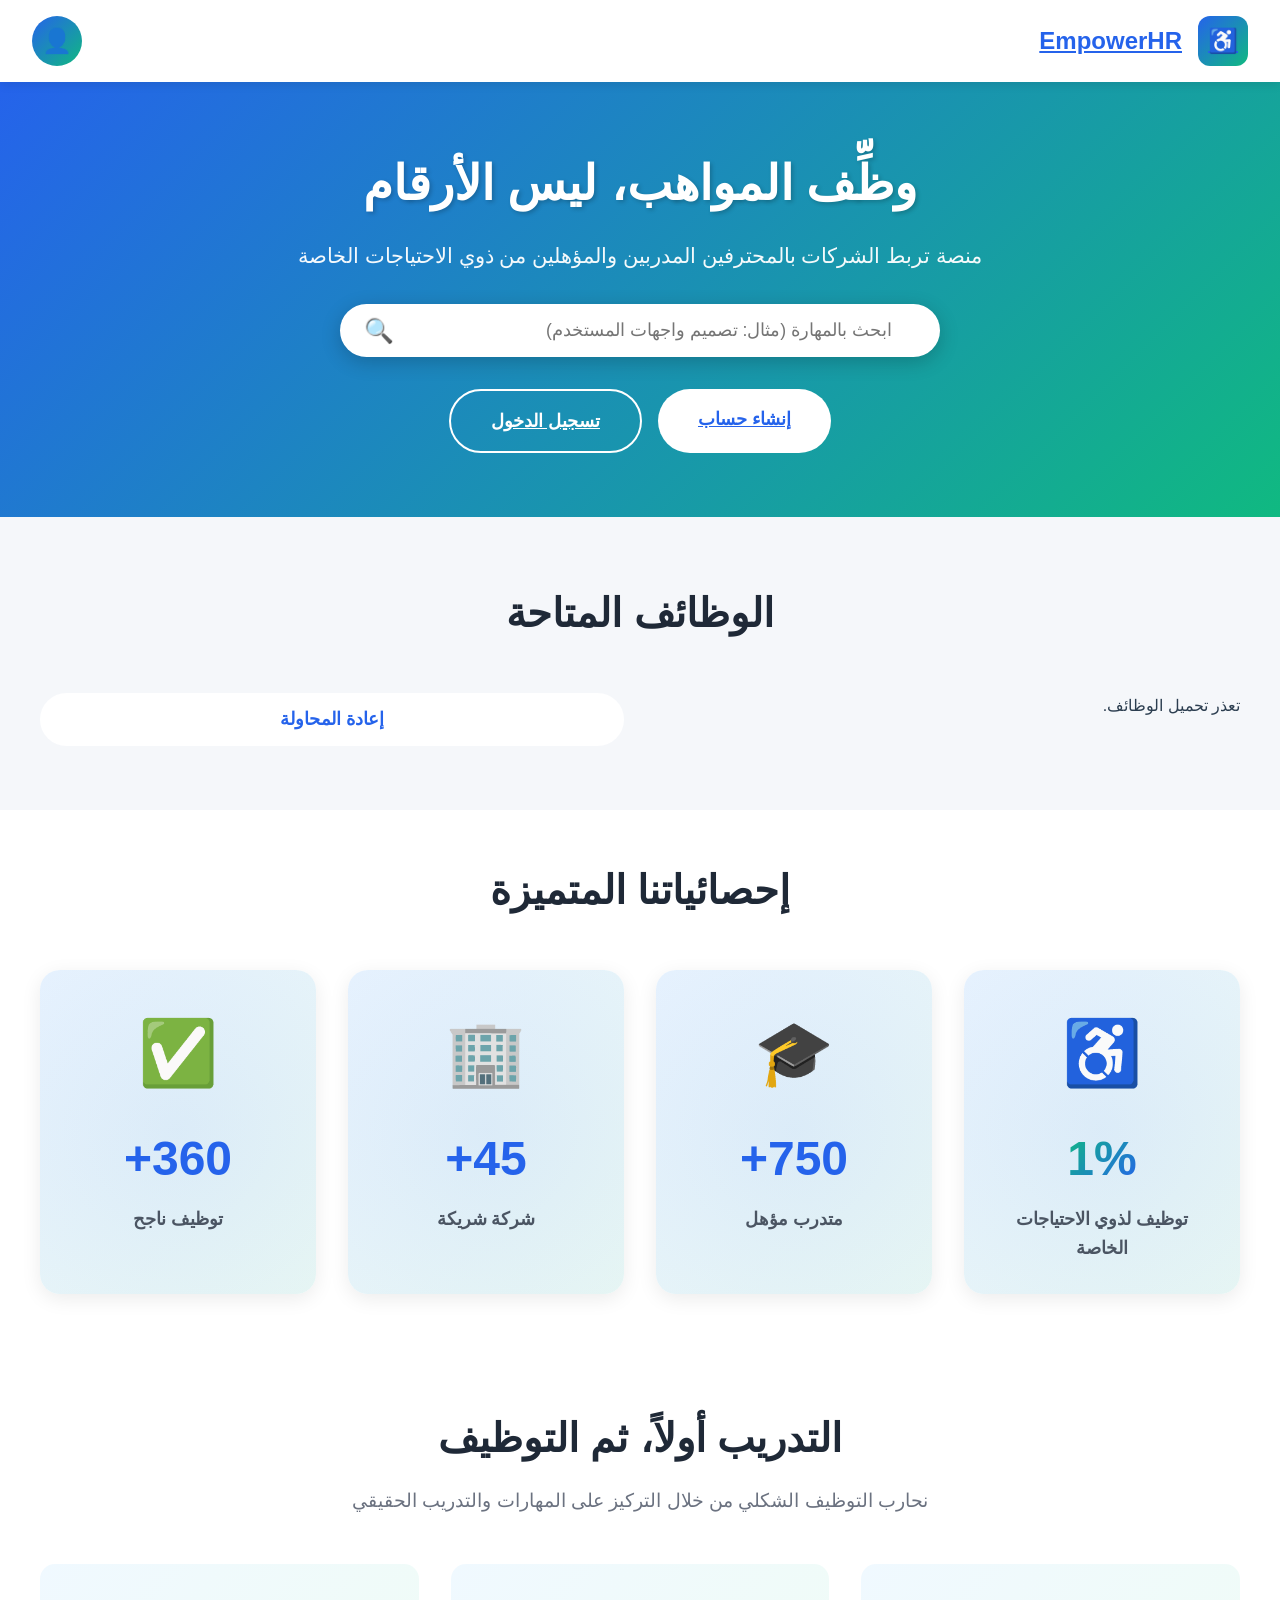
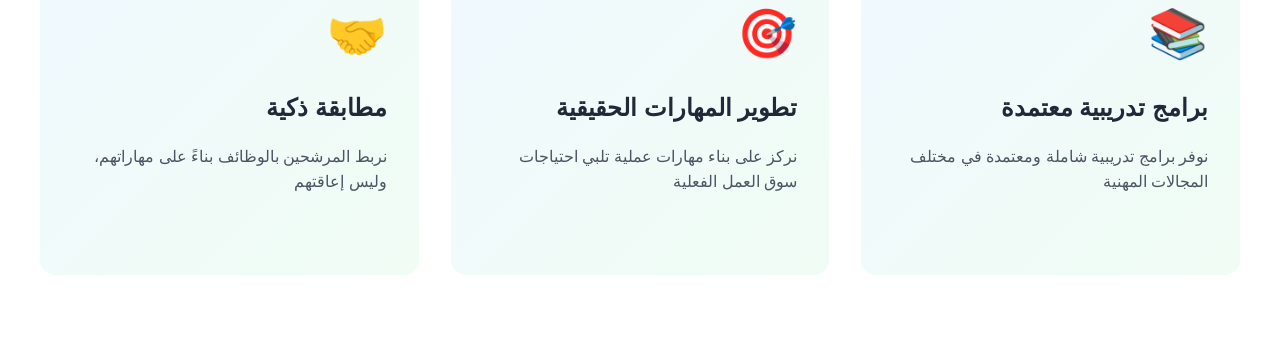
<file: frontend/index.html>
<!DOCTYPE html>
<html lang="ar" dir="rtl">
<head>
    <meta charset="UTF-8">
    <meta name="viewport" content="width=device-width, initial-scale=1.0">
    <title>EmpowerHR - منصة التوظيف الشامل</title>
    <link rel="stylesheet" href="assets/css/style.css">
</head>
<body>
    <!-- Header -->
    <header>
        <div class="header-container">
            <a href="index.html" class="logo">
                <div class="logo-icon">♿</div>
                <span>EmpowerHR</span>
            </a>
        <div class="profile-cluster" id="profileCluster" aria-label="قائمة الحساب">
            <div class="profile-icon" id="profileIcon">
                <img id="profileIconImg" alt="" hidden>
                <span id="profileIconFallback">👤</span>
            </div>
            <span id="userName" hidden></span>
            <span class="dropdown-arrow" id="dropdownArrow" hidden>▼</span>
            <div class="user-menu" id="userMenu">
                <span id="userEmail" class="user-menu-email"></span>
                <a href="profile.html">Profile</a>
                <a href="applications.html"> My Applications</a>
                <button type="button" id="logoutButton">Logout</button>
            </div>
        </div>
    </header>

    <!-- Dropdown Modal for Featured Job -->
    <div class="dropdown-modal" id="dropdownModal" tabindex="-1" role="dialog" aria-modal="true" aria-labelledby="jobDetailsTitle">
        <div class="job-card">
            <div class="company-header">
                <div class="company-logo">TechCo</div>
                <div class="company-info">
                    <h3>شركة التقنية المتقدمة</h3>
                    <p>قطاع التكنولوجيا</p>
                </div>
            </div>
            
            <div class="job-title" id="jobDetailsTitle">مشغل أنظمة (وظيفة ميسرة)</div>
            
            <div class="job-details">
                <h4>تفاصيل الوظيفة</h4>
                
                <div class="detail-item">
                    <div class="detail-icon">💰</div>
                    <div class="detail-content">
                        <div class="detail-label">نطاق الراتب</div>
                        <div class="detail-value">8,000 - 12,000 جنيه شهرياً</div>
                    </div>
                </div>
                
                <div class="detail-item">
                    <div class="detail-icon">📍</div>
                    <div class="detail-content">
                        <div class="detail-label">الموقع</div>
                        <div class="detail-value">القاهرة، مدينة نصر، شارع عباس العقاد</div>
                    </div>
                </div>
                
                <div class="detail-item">
                    <div class="detail-icon">📞</div>
                    <div class="detail-content">
                        <div class="detail-label">رقم التواصل</div>
                        <div class="detail-value">02-12345678</div>
                    </div>
                </div>
            </div>
            
            <button class="apply-btn">تقديم الآن</button>

            <div id="modalApplyFeedback" class="hidden" role="alert"></div>
        </div>
    </div>

    <!-- Hero Section -->
    <section class="hero">
        <div class="hero-content">
            <h1>وظِّف المواهب، ليس الأرقام</h1>
            <p>منصة تربط الشركات بالمحترفين المدربين والمؤهلين من ذوي الاحتياجات الخاصة</p>
            
            <div class="search-bar">
                <input type="text" placeholder="ابحث بالمهارة (مثال: تصميم واجهات المستخدم)" aria-label="ابحث بالمهارة">
                <span class="search-icon" aria-hidden="true">🔍</span>
            </div>
            
            <div class="cta-buttons" id="guestActions">
                <a href="register.html" class="btn btn-primary">إنشاء حساب</a>
                <a href="login.html" class="btn btn-secondary">تسجيل الدخول</a>
            </div>
        </div>
    </section>

    <!-- Jobs Section -->
    <section class="jobs-section">
        <div class="jobs-container">
            <h2>الوظائف المتاحة</h2>
            <div id="jobsContainer"></div>
        </div>
    </section>

    <!-- Animated Stats Section -->
    <section class="stats-section">
        <h2>إحصائياتنا المتميزة</h2>
        <div class="stats-container">
            <div class="stat-card">
                <div class="stat-icon">♿</div>
                <div class="stat-number"><span class="highlight-5">5%</span></div>
                <div class="stat-label">توظيف لذوي الاحتياجات الخاصة</div>
            </div>
            
            <div class="stat-card">
                <div class="stat-icon">🎓</div>
                <div class="stat-number">2,500+</div>
                <div class="stat-label">متدرب مؤهل</div>
            </div>
            
            <div class="stat-card">
                <div class="stat-icon">🏢</div>
                <div class="stat-number">150+</div>
                <div class="stat-label">شركة شريكة</div>
            </div>
            
            <div class="stat-card">
                <div class="stat-icon">✅</div>
                <div class="stat-number">1,200+</div>
                <div class="stat-label">توظيف ناجح</div>
            </div>
        </div>
    </section>

    <!-- Training First Section -->
    <section class="training-section">
        <div class="training-container">
            <h2>التدريب أولاً، ثم التوظيف</h2>
            <p>نحارب التوظيف الشكلي من خلال التركيز على المهارات والتدريب الحقيقي</p>
            
            <div class="features-grid">
                <div class="feature-card">
                    <div class="feature-icon">📚</div>
                    <h3>برامج تدريبية معتمدة</h3>
                    <p>نوفر برامج تدريبية شاملة ومعتمدة في مختلف المجالات المهنية</p>
                </div>
                
                <div class="feature-card">
                    <div class="feature-icon">🎯</div>
                    <h3>تطوير المهارات الحقيقية</h3>
                    <p>نركز على بناء مهارات عملية تلبي احتياجات سوق العمل الفعلية</p>
                </div>
                
                <div class="feature-card">
                    <div class="feature-icon">🤝</div>
                    <h3>مطابقة ذكية</h3>
                    <p>نربط المرشحين بالوظائف بناءً على مهاراتهم، وليس إعاقتهم</p>
                </div>
            </div>
        </div>
    </section>
    
    <script src="assets/js/authHeader.js"></script>
    <script>
        window.EMPOWERHR_API_BASE_URL = 'https://backend-psi-neon-83.vercel.app';
    </script>
    <script src="assets/js/app.js"></script>
    

</body>
</file>
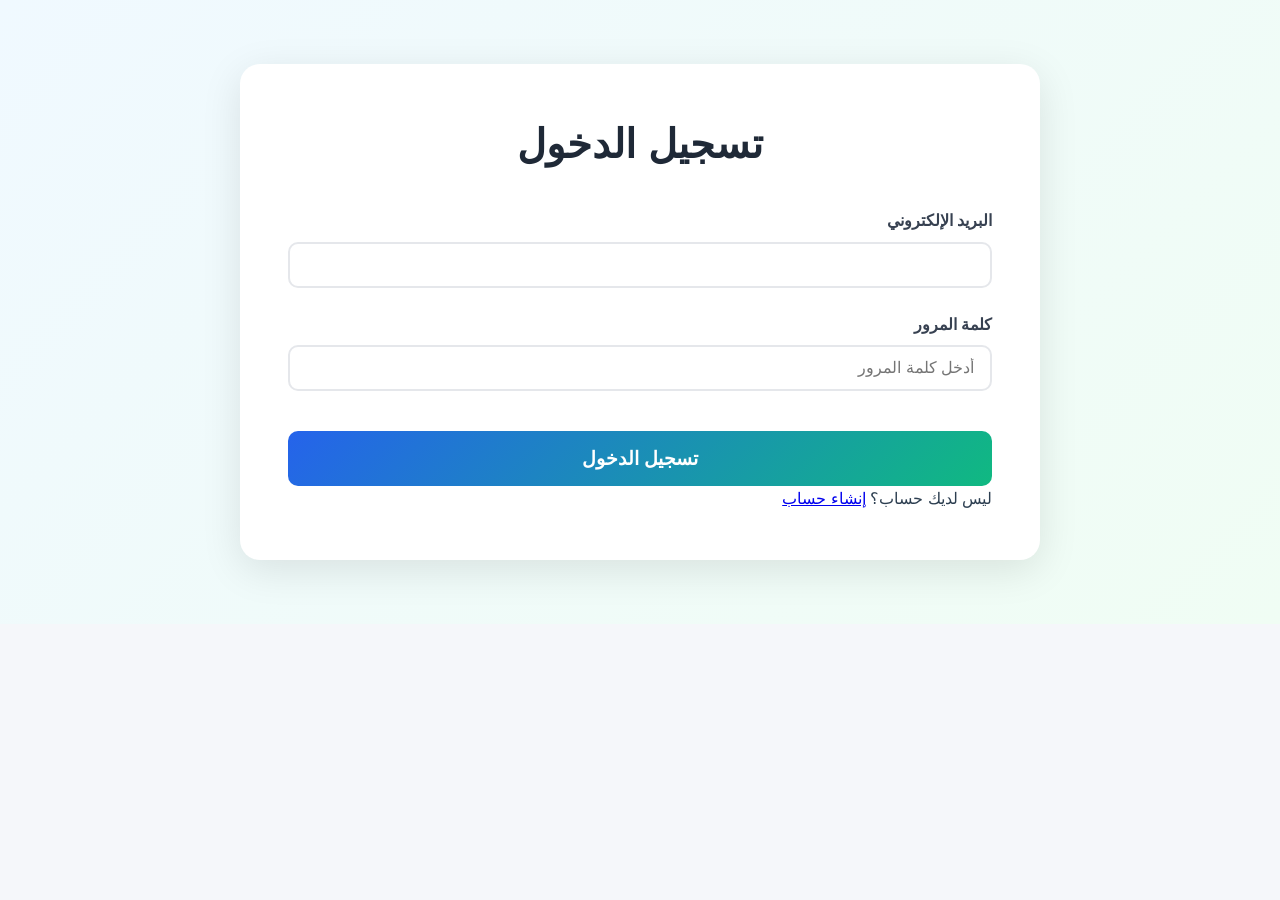
<file: frontend/applications.html>
<!DOCTYPE html>
<html lang="ar" dir="rtl">
<head>
    <meta charset="UTF-8">
    <meta name="viewport" content="width=device-width, initial-scale=1.0">
    <title>EmpowerHR - طلباتي</title>
    <link rel="stylesheet" href="assets/css/style.css">
    <link rel="stylesheet" href="assets/css/applications.css">
</head>
<body>
    <!-- Header -->
    <header>
        <div class="header-container">
            <a href="index.html" class="logo">
                <div class="logo-icon">♿</div>
                <span>EmpowerHR</span>
            </a>
        <div class="profile-cluster" id="profileCluster" aria-label="قائمة الحساب">
            <div class="profile-icon" id="profileIcon">
                <img id="profileIconImg" alt="" hidden>
                <span id="profileIconFallback">👤</span>
            </div>
            <span id="userName" hidden></span>
            <span class="dropdown-arrow" id="dropdownArrow" hidden>▼</span>
            <div class="user-menu" id="userMenu">
                <span id="userEmail" class="user-menu-email"></span>
                <a href="profile.html">Profile</a>
                <a href="applications.html"> My Applications</a>
                <button type="button" id="logoutButton">Logout</button>
            </div>
        </div>
    </header>
    <!-- My Applications Section -->
    <section class="jobs-section" id="applicationsSection">
        <div class="jobs-container">
            <h2>طلباتي</h2>
            <div id="applicationsContainer"></div>
        </div>
    </section>

    <script>
        window.EMPOWERHR_API_BASE_URL = 'https://backend-psi-neon-83.vercel.app';
    </script>
    <script src="assets/js/authHeader.js"></script>
    <script type="module" src="assets/js/applications.js"></script>
</body>
</html>
</file>
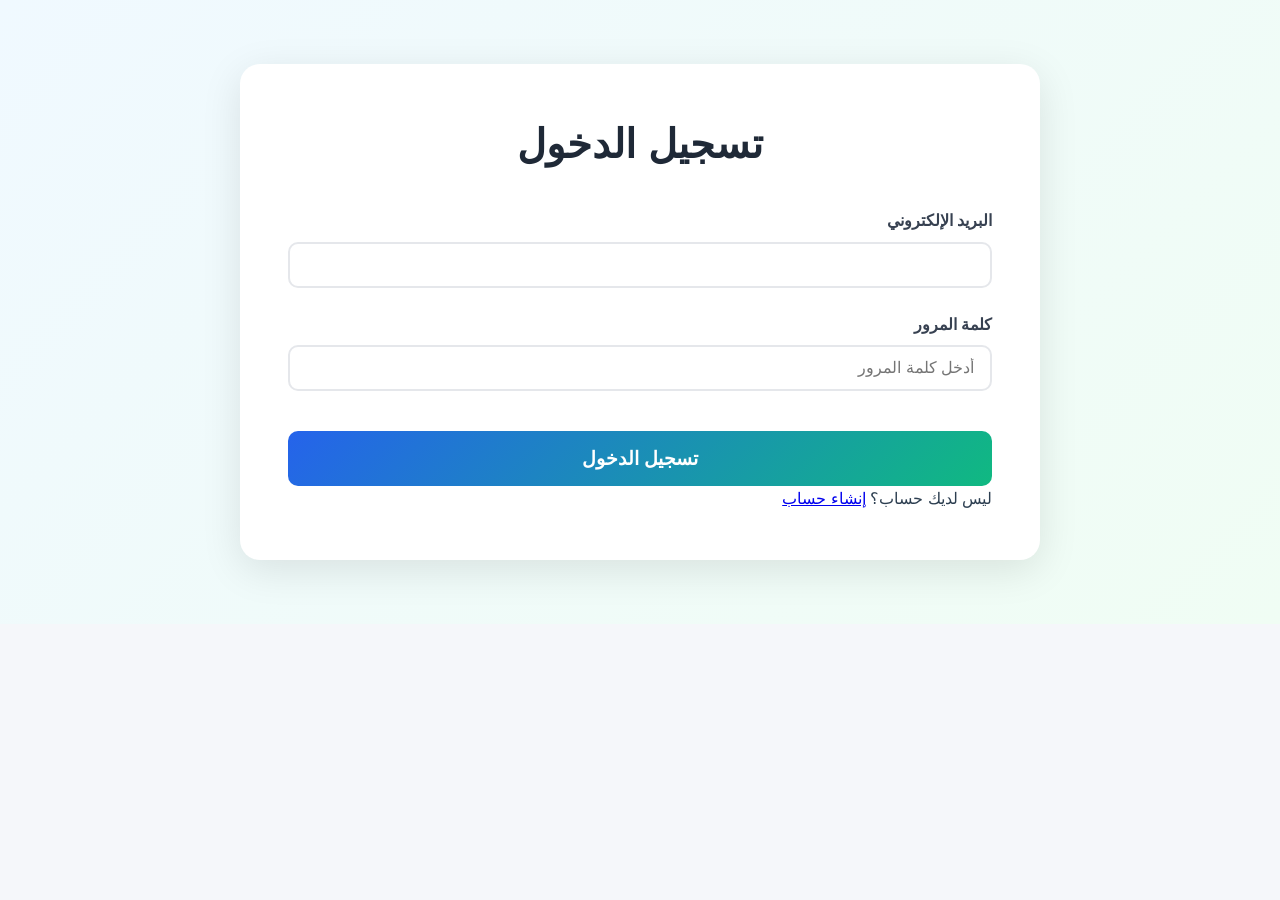
<file: frontend/employer-dashboard.html>
<!DOCTYPE html>
<html lang="ar" dir="rtl">
<head>
    <meta charset="UTF-8">
    <meta name="viewport" content="width=device-width, initial-scale=1.0">
    <title>EmpowerHR - لوحة تحكم صاحب العمل</title>
    <link rel="stylesheet" href="assets/css/style.css">
    <link rel="stylesheet" href="assets/css/applications.css">
</head>
<body>
    <!-- Header -->
    <header>
        <div class="header-container">
            <a href="index.html" class="logo">
                <div class="logo-icon">♿</div>
                <span>EmpowerHR</span>
            </a>
        <div class="profile-cluster" id="profileCluster" aria-label="قائمة الحساب">
            <div class="profile-icon" id="profileIcon">
                <img id="profileIconImg" alt="" hidden>
                <span id="profileIconFallback">👤</span>
            </div>
            <span id="userName" hidden></span>
            <span class="dropdown-arrow" id="dropdownArrow" hidden>▼</span>
            <div class="user-menu" id="userMenu">
                <span id="userEmail" class="user-menu-email"></span>
                <a href="profile.html">Profile</a>
                <a href="applications.html"> My Applications</a>
                <button type="button" id="logoutButton">Logout</button>
            </div>
        </div>
    </header>

    <!-- Employer Dashboard -->
    <section class="jobs-section" id="employerDashboardSection">
        <div class="jobs-container">
            <h2>لوحة تحكم صاحب العمل</h2>

            <div class="cta-buttons" style="margin-bottom: 2rem;">
                <button type="button" class="btn btn-primary" id="showMyJobsBtn">وظائفي</button>
                <button type="button" class="btn btn-secondary" id="showCreateJobBtn" style="color:#2563eb; border-color:#2563eb;">إضافة وظيفة جديدة</button>
            </div>

            <!-- View: My Jobs -->
            <div id="myJobsView">
                <div id="myJobsContainer"></div>
            </div>

            <!-- View: Create / Edit Job -->
            <div id="jobFormView" class="hidden">
                <div class="registration-container" style="max-width: 700px;">
                    <h2 id="jobFormTitle">إضافة وظيفة جديدة</h2>
                    <form id="jobForm">
                        <input type="hidden" id="jobFormJobId" value="">

                        <div class="form-group">
                            <label for="jobTitleInput">المسمى الوظيفي</label>
                            <input type="text" id="jobTitleInput" required>
                        </div>

                        <div class="form-group">
                            <label for="jobLocationInput">الموقع</label>
                            <input type="text" id="jobLocationInput" required>
                        </div>

                        <div class="form-group">
                            <label for="jobSalaryInput">الراتب</label>
                            <input type="text" id="jobSalaryInput" required>
                        </div>

                        <div class="form-group">
                            <label for="jobEmploymentTypeInput">نوع التوظيف</label>
                            <select id="jobEmploymentTypeInput" required>
                                <option value="Full-time">دوام كامل</option>
                                <option value="Part-time">دوام جزئي</option>
                                <option value="Remote">عن بُعد</option>
                                <option value="Contract">عقد مؤقت</option>
                            </select>
                        </div>

                        <div class="form-group" id="jobIsActiveGroup" style="display:flex; align-items:center; gap:0.5rem;">
                            <input type="checkbox" id="jobIsActiveInput" style="width:auto;" checked>
                            <label for="jobIsActiveInput" style="margin:0;">الوظيفة نشطة (متاحة للتقديم)</label>
                        </div>

                        <button type="submit" class="submit-btn" id="jobFormSubmitBtn">حفظ الوظيفة</button>
                        <button type="button" class="btn btn-secondary" id="jobFormCancelBtn" style="width:100%; margin-top:0.75rem; color:#2563eb; border-color:#2563eb;">إلغاء</button>

                        <div id="jobFormFeedback" class="hidden" role="alert"></div>
                    </form>
                </div>
            </div>

            <!-- View: Applicants -->
            <div id="applicantsView" class="hidden">
                <h3 id="applicantsForJobTitle" style="margin-bottom:1.5rem;"></h3>
                <button type="button" class="btn btn-secondary" id="backToMyJobsBtn" style="color:#2563eb; border-color:#2563eb; margin-bottom:1.5rem;">العودة إلى وظائفي</button>
                <div id="applicantsContainer"></div>
            </div>
        </div>
    </section>

    <script>
        window.EMPOWERHR_API_BASE_URL = 'https://backend-psi-neon-83.vercel.app';
    </script>
    <script src="assets/js/authHeader.js"></script>
    <script type="module" src="assets/js/employer-dashboard.js"></script>
</body>
</html>
</file>
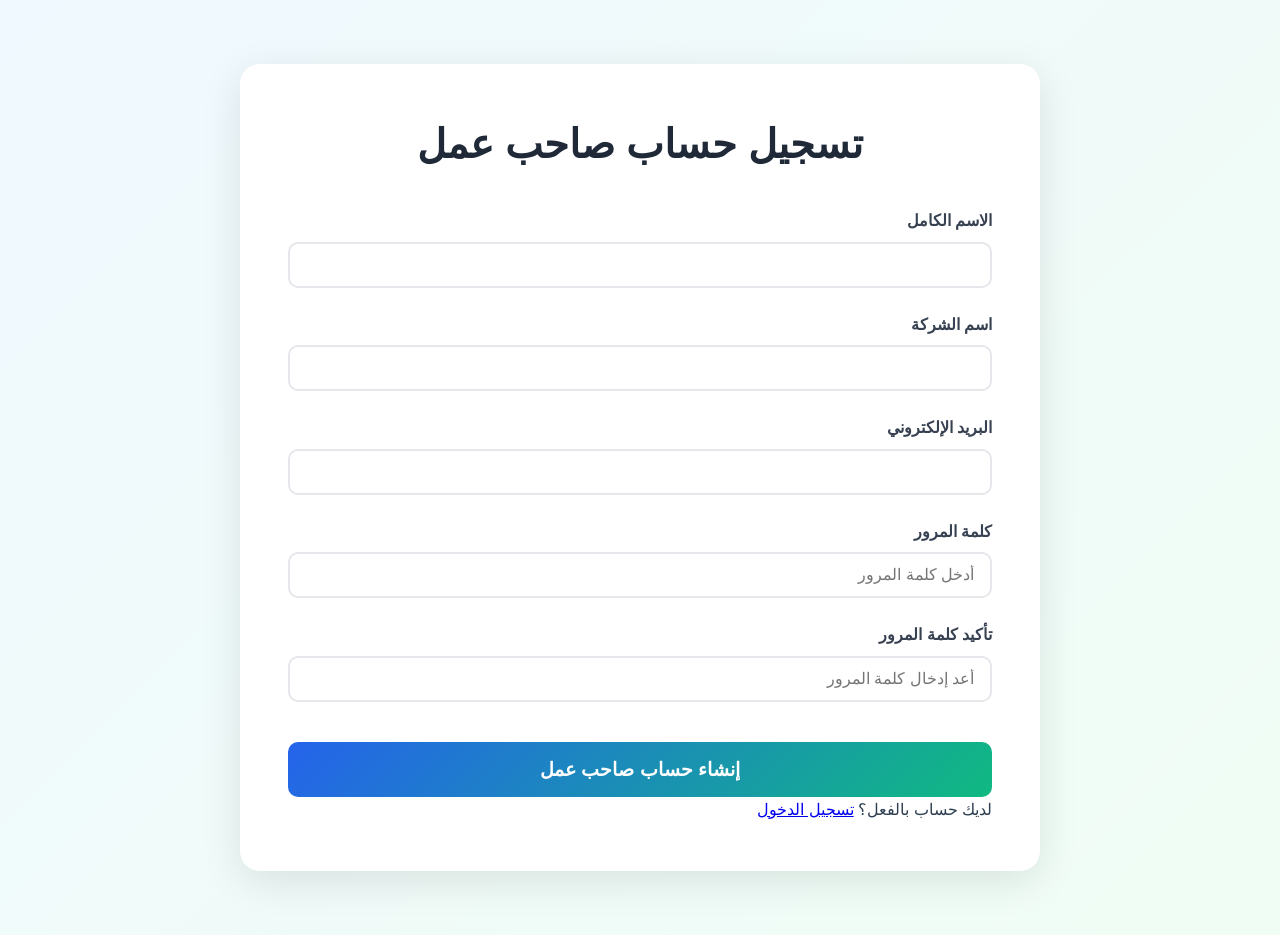
<file: frontend/employer-register.html>
<!DOCTYPE html>
<html lang="ar" dir="rtl">
<head>
    <meta charset="UTF-8">
    <meta name="viewport" content="width=device-width, initial-scale=1.0">
    <title>EmpowerHR - تسجيل صاحب عمل</title>
    <link rel="stylesheet" href="assets/css/style.css">
</head>
<body>
    <!-- Employer Registration Section -->
    <section class="registration-section" id="employerRegistrationSection">
        <div class="registration-container">
            <h2>تسجيل حساب صاحب عمل</h2>

            <form id="employerRegistrationForm">
                <div class="form-group">
                    <label for="fullName">الاسم الكامل</label>
                    <input type="text" id="fullName" required>
                </div>

                <div class="form-group">
                    <label for="companyName">اسم الشركة</label>
                    <input type="text" id="companyName" required>
                </div>

                <div class="form-group">
                    <label for="email">البريد الإلكتروني</label>
                    <input type="email" id="email" required>
                </div>

                <div class="form-group">
                    <label for="password">كلمة المرور</label>
                    <input
                    type="password"
                    id="password"
                    placeholder="أدخل كلمة المرور"
                    required>
                </div>

                <div class="form-group">
                    <label for="confirmPassword">تأكيد كلمة المرور</label>
                    <input
                    type="password"
                    id="confirmPassword"
                    placeholder="أعد إدخال كلمة المرور"
                    required>
                </div>

                <button type="submit" class="submit-btn">إنشاء حساب صاحب عمل</button>

                <div id="employerRegisterError" class="hidden" role="alert"></div>
            </form>
            <p>لديك حساب بالفعل؟ <a href="login.html">تسجيل الدخول</a></p>
        </div>
    </section>

    <script>
        window.EMPOWERHR_API_BASE_URL = 'https://backend-psi-neon-83.vercel.app';
    </script>
    <script type="module" src="assets/js/employer-register.js"></script>
</body>
</html>
</file>
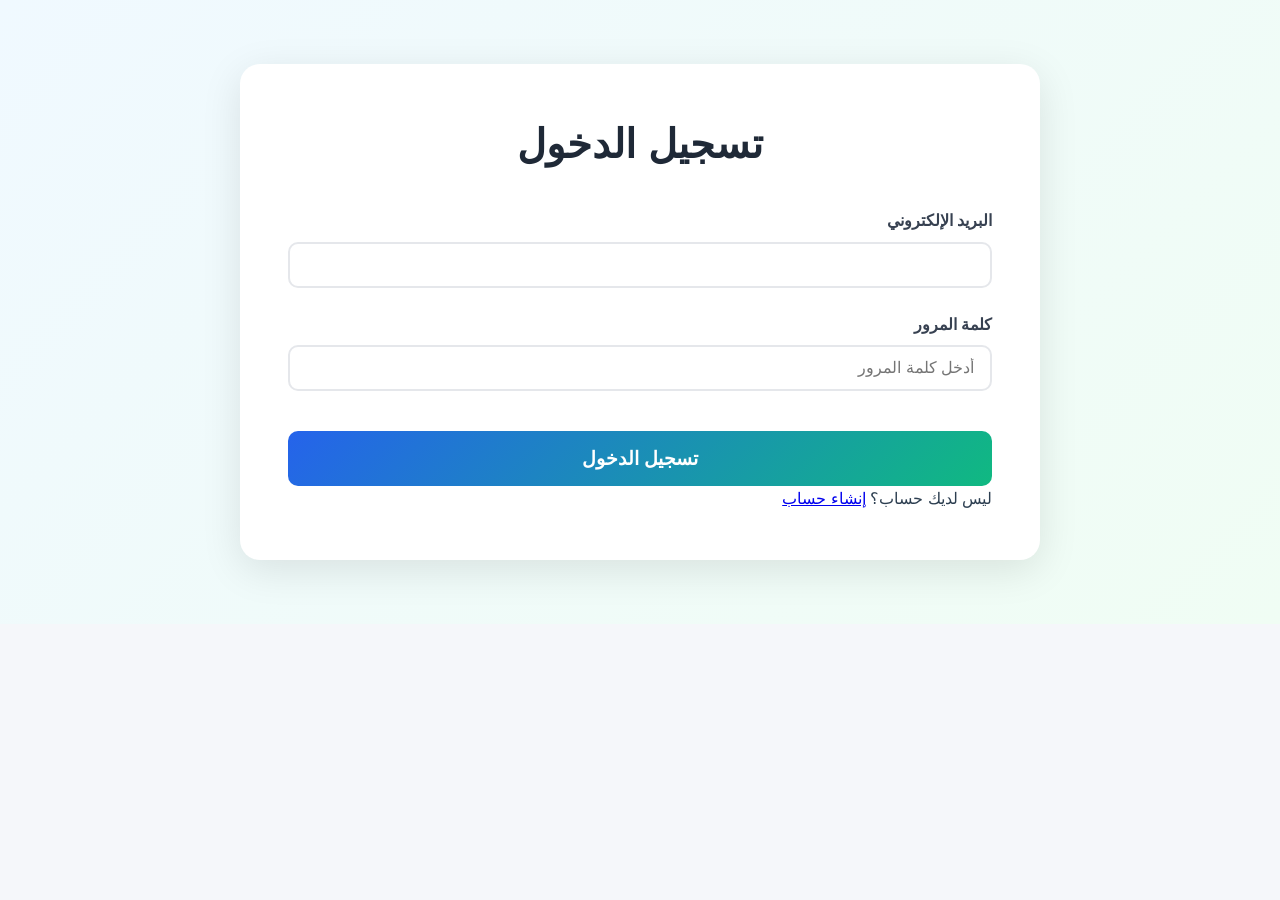
<file: frontend/login.html>
<!DOCTYPE html>
<html lang="ar" dir="rtl">
<head>
    <meta charset="UTF-8">
    <meta name="viewport" content="width=device-width, initial-scale=1.0">
    <title>EmpowerHR - تسجيل الدخول</title>
    <link rel="stylesheet" href="assets/css/style.css">
</head>
<body>
    <!-- Login Section -->
    <section class="registration-section" id="loginSection">
        <div class="registration-container">
            <h2>تسجيل الدخول</h2>

            <div id="loginSuccessMessage" class="hidden" role="status" aria-live="polite" aria-atomic="true"></div>

            <form id="loginForm">
                <div class="form-group">
                    <label for="email">البريد الإلكتروني</label>
                    <input type="email" id="email" required>
                </div>

                <div class="form-group">
                    <label for="password">كلمة المرور</label>
                    <input
                    type="password"
                    id="password"
                    placeholder="أدخل كلمة المرور"
                    required>
                </div>

                <button type="submit" class="submit-btn">تسجيل الدخول</button>

                <div id="loginError" class="hidden" role="alert"></div>
            </form>

            <p>ليس لديك حساب؟ <a href="register.html">إنشاء حساب</a></p>
        </div>
    </section>

    <script>
        window.EMPOWERHR_API_BASE_URL = 'https://backend-psi-neon-83.vercel.app';
    </script>

    <script type="module" src="assets/js/login.js"></script>
</body>
</html>
</file>
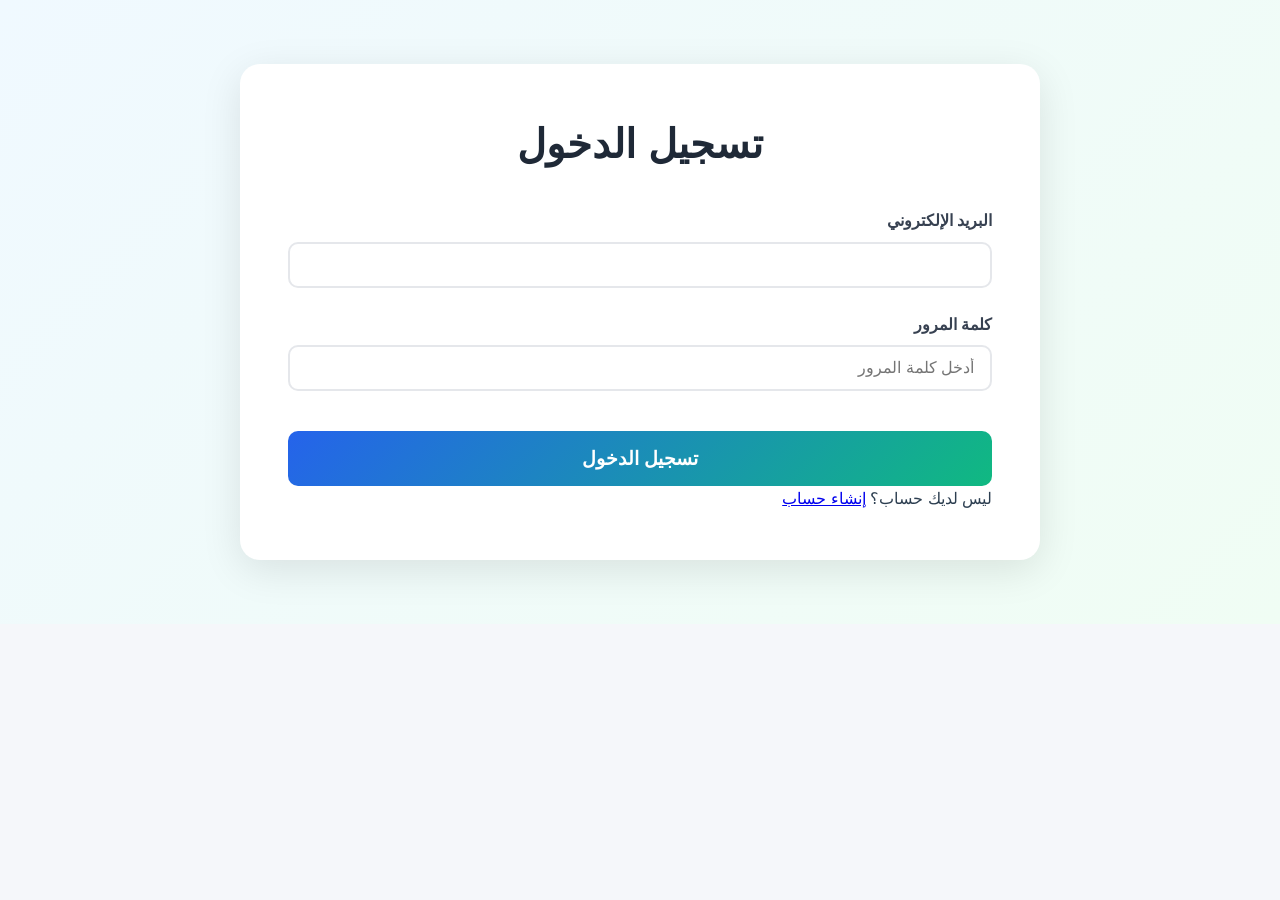
<file: frontend/profile.html>
<!DOCTYPE html>
<html lang="ar" dir="rtl">
<head>
    <meta charset="UTF-8">
    <meta name="viewport" content="width=device-width, initial-scale=1.0">
    <title>EmpowerHR - الملف الشخصي</title>
    <link rel="stylesheet" href="assets/css/style.css">
</head>
<body>
    <!-- Header -->
    <header>
        <div class="header-container">
            <a href="index.html" class="logo">
                <div class="logo-icon">♿</div>
                <span>EmpowerHR</span>
            </a>
        <div class="profile-cluster" id="profileCluster" aria-label="قائمة الحساب">
            <div class="profile-icon" id="profileIcon">
                <img id="profileIconImg" alt="" hidden>
                <span id="profileIconFallback">👤</span>
            </div>
            <span id="userName" hidden></span>
            <span class="dropdown-arrow" id="dropdownArrow" hidden>▼</span>
            <div class="user-menu" id="userMenu">
                <span id="userEmail" class="user-menu-email"></span>
                <a href="profile.html">Profile</a>
                <a href="applications.html"> My Applications</a>
                <button type="button" id="logoutButton">Logout</button>
            </div>
        </div>
    </header>
    <!-- Profile Section -->
    <section class="registration-section" id="profileSection">
        <div class="registration-container">
            <h2>الملف الشخصي</h2>

            <div class="profile-photo-upload">
                <div class="photo-placeholder" id="profilePhotoPlaceholder" tabindex="0" role="button" aria-label="اضغط لتغيير الصورة">
                    📷
                    <div class="photo-overlay">اضغط لتغيير الصورة</div>
                </div>
                <div id="profilePhotoError" class="hidden" role="alert"></div>
                <input type="file" id="profilePhotoInput" style="display: none;" accept="image/*">
            </div>

            <div class="form-group" id="cvSection">
                <label>السيرة الذاتية (CV)</label>
                <div id="cvStatus" class="detail-value">لا توجد سيرة ذاتية مرفوعة</div>
                <div style="display:flex; gap:0.5rem; margin-top:0.5rem; flex-wrap:wrap;">
                    <button type="button" class="btn btn-primary" id="cvUploadBtn">رفع / استبدال السيرة الذاتية</button>
                    <button type="button" class="btn btn-secondary" id="cvDeleteBtn" style="color:#991b1b; border-color:#991b1b; display:none;">حذف السيرة الذاتية</button>
                </div>
                <input type="file" id="cvInput" style="display:none;" accept=".pdf,.doc,.docx">
                <div id="cvFeedback" class="hidden" role="alert" style="margin-top:0.5rem;"></div>
            </div>

            <form id="profileEditForm">
                <div class="form-group">
                    <label for="profileFullNameInput">الاسم الكامل</label>
                    <input type="text" id="profileFullNameInput" required>
                </div>

                <div class="form-group">
                    <label>البريد الإلكتروني</label>
                    <div class="detail-value" id="profileEmail">—</div>
                </div>

                                <div class="form-group">
                    <label for="specialization">التخصص / المجال</label>
                    <select id="specialization" required>
                        <option value="">اختر التخصص</option>
                        <option value="it">تكنولوجيا المعلومات</option>
                        <option value="design">التصميم الجرافيكي</option>
                        <option value="accounting">المحاسبة</option>
                        <option value="customer-service">خدمة العملاء</option>
                        <option value="marketing">التسويق</option>
                        <option value="other">أخرى</option>
                    </select>
                </div>
                <div class="form-group">
                    <label for="profileSkillsInput">المهارات</label>
                    <textarea id="profileSkillsInput" name="skills" autocomplete="off" rows="3" placeholder="اذكر مهاراتك (مثال: Microsoft Office, التصميم، اللغات...)"></textarea>
                </div>

                <div class="form-group">
                    <label for="newPassword">كلمة مرور جديدة (اختياري)</label>
                    <input type="password" id="newPassword" placeholder="اتركه فارغاً إذا لم ترغب في تغييرها">
                </div>

                <div class="form-group">
                    <label for="confirmNewPassword">تأكيد كلمة المرور الجديدة</label>
                    <input type="password" id="confirmNewPassword" placeholder="أعد إدخال كلمة المرور الجديدة">
                </div>

                <button type="submit" class="submit-btn">حفظ التغييرات</button>

                <div id="profileFormFeedback" class="hidden" role="alert"></div>
            </form>
        </div>
    </section>

    <script>
        window.EMPOWERHR_API_BASE_URL = 'https://backend-psi-neon-83.vercel.app';
    </script>
    <script src="assets/js/authHeader.js"></script>
    <script type="module" src="assets/js/profile.js"></script>
</body>
</html>
</file>
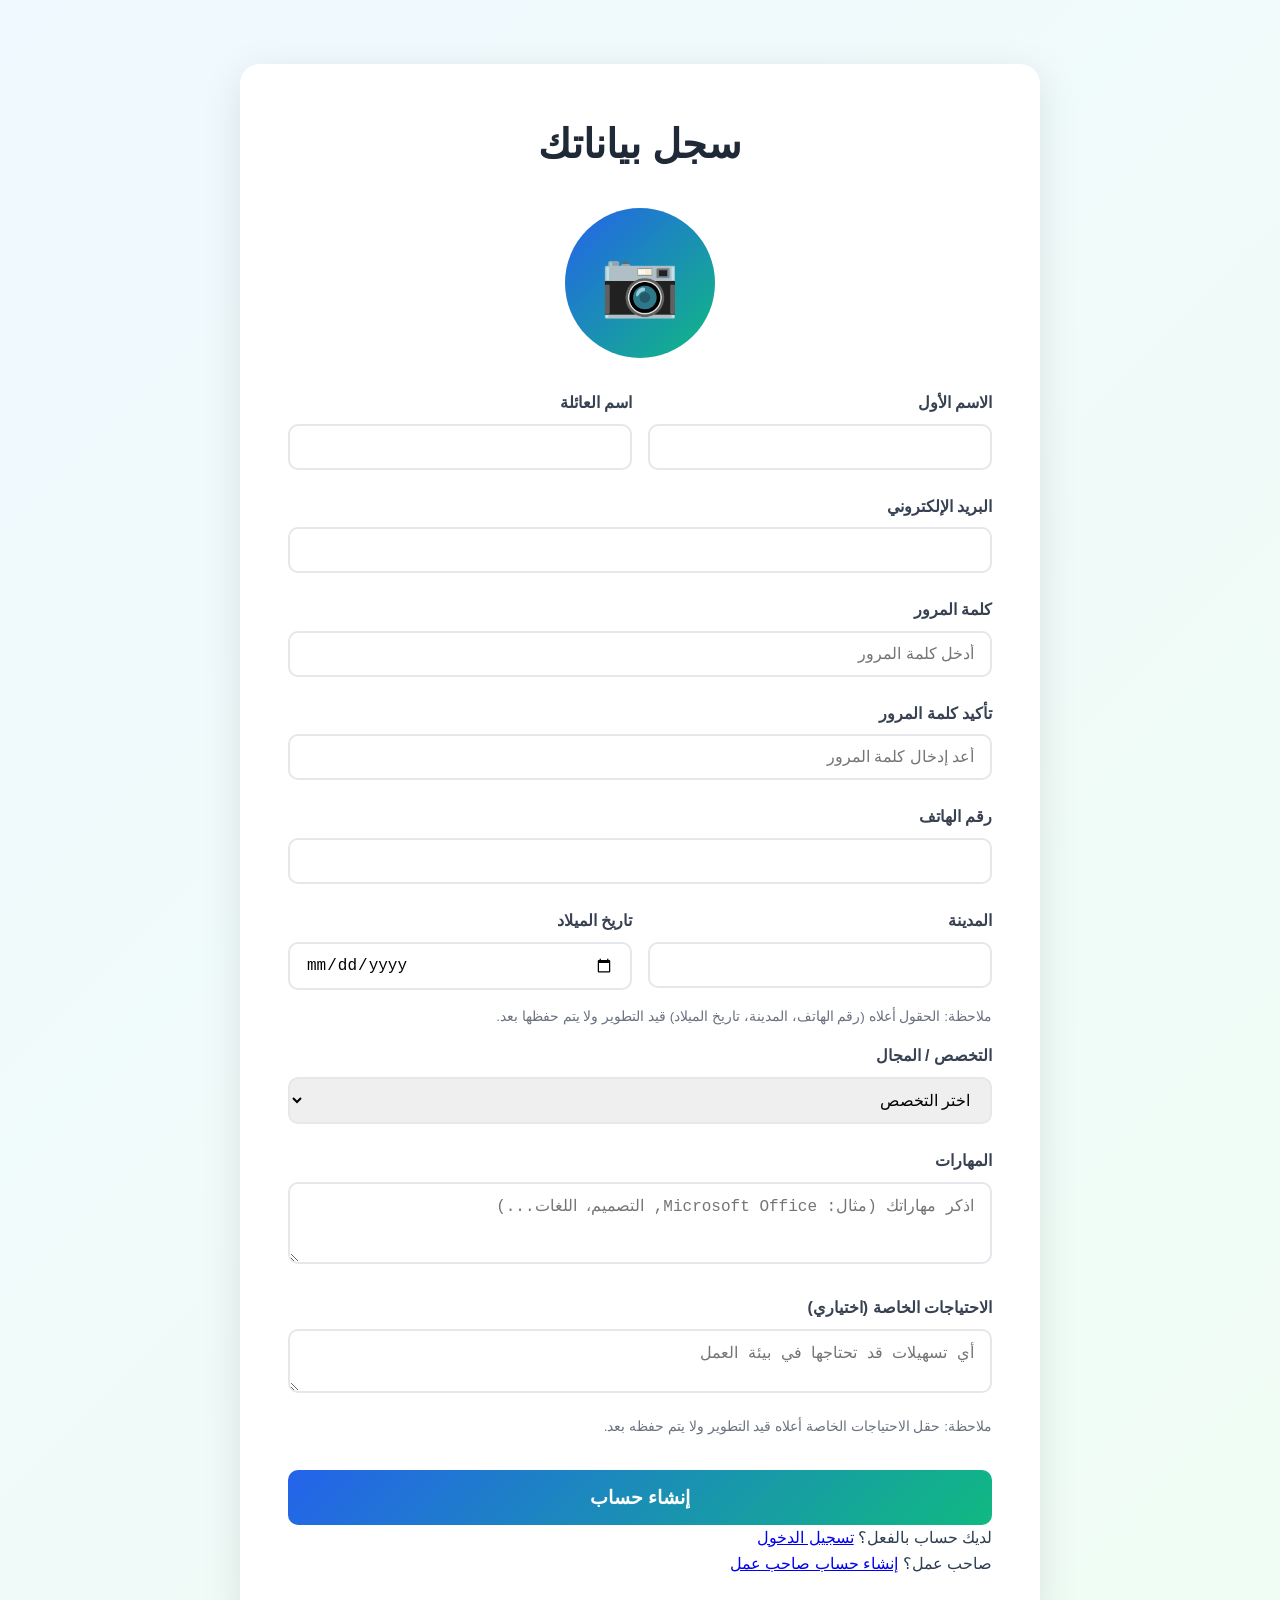
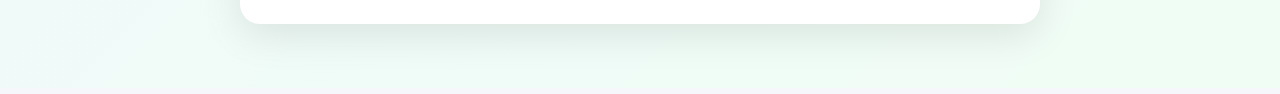
<file: frontend/register.html>
<!DOCTYPE html>
<html lang="ar" dir="rtl">
<head>
    <meta charset="UTF-8">
    <meta name="viewport" content="width=device-width, initial-scale=1.0">
    <title>EmpowerHR - التسجيل</title>
    <link rel="stylesheet" href="assets/css/style.css">
</head>
<body>
    <!-- Registration Section -->
    <section class="registration-section" id="registrationSection">
        <div class="registration-container">
            <h2>سجل بياناتك</h2>
            
            <div class="profile-photo-upload">
                <div class="photo-placeholder" tabindex="0" role="button" aria-label="اضغط لرفع صورة">
                    📷
                    <div class="photo-overlay">اضغط لرفع صورة</div>
                </div>
                <input type="file" id="photoInput" style="display: none;" accept="image/*">
            </div>
            
            <form id="registrationForm">
                <div class="form-row">
                    <div class="form-group">
                        <label for="firstName">الاسم الأول</label>
                        <input type="text" id="firstName" required>
                    </div>
                    
                    <div class="form-group">
                        <label for="lastName">اسم العائلة</label>
                        <input type="text" id="lastName" required>
                    </div>
                </div>
                
                <div class="form-group">
                    <label for="email">البريد الإلكتروني</label>
                    <input type="email" id="email" required>
                </div>

                <div class="form-group">
                    <label for="password">كلمة المرور</label>
                    <input
                    type="password"
                    id="password"
                    placeholder="أدخل كلمة المرور"
                    required>
                </div>

                <div class="form-group">
                    <label for="confirmPassword">تأكيد كلمة المرور</label>
                    <input
                    type="password"
                    id="confirmPassword"
                    placeholder="أعد إدخال كلمة المرور"
                    required>
                </div>
                
                <div class="form-group">
                    <label for="phone">رقم الهاتف</label>
                    <input type="tel" id="phone" required>
                </div>
                
                <div class="form-row">
                    <div class="form-group">
                        <label for="city">المدينة</label>
                        <input type="text" id="city" required>
                    </div>
                    
                    <div class="form-group">
                        <label for="birthDate">تاريخ الميلاد</label>
                        <input type="date" id="birthDate" required>
                    </div>
                </div>

                <p style="color:#6b7280; font-size:0.85rem; margin:-0.5rem 0 1rem;">
                    ملاحظة: الحقول أعلاه (رقم الهاتف، المدينة، تاريخ الميلاد) قيد التطوير ولا يتم حفظها بعد.
                </p>
                
                <div class="form-group">
                    <label for="specialization">التخصص / المجال</label>
                    <select id="specialization" required>
                        <option value="">اختر التخصص</option>
                        <option value="it">تكنولوجيا المعلومات</option>
                        <option value="design">التصميم الجرافيكي</option>
                        <option value="accounting">المحاسبة</option>
                        <option value="customer-service">خدمة العملاء</option>
                        <option value="marketing">التسويق</option>
                        <option value="other">أخرى</option>
                    </select>
                </div>
                
                <div class="form-group">
                    <label for="skills">المهارات</label>
                    <textarea id="skills" rows="3" placeholder="اذكر مهاراتك (مثال: Microsoft Office, التصميم، اللغات...)"></textarea>
                </div>
                
                <div class="form-group">
                    <label for="accommodations">الاحتياجات الخاصة (اختياري)</label>
                    <textarea id="accommodations" rows="2" placeholder="أي تسهيلات قد تحتاجها في بيئة العمل"></textarea>
                </div>

                <p style="color:#6b7280; font-size:0.85rem; margin:-0.5rem 0 1rem;">
                    ملاحظة: حقل الاحتياجات الخاصة أعلاه قيد التطوير ولا يتم حفظه بعد.
                </p>
                
                <button type="submit" class="submit-btn">إنشاء حساب</button>

                <div id="registerError" class="hidden" role="alert"></div>
            </form>
            <p>لديك حساب بالفعل؟ <a href="login.html">تسجيل الدخول</a></p>
            <p>صاحب عمل؟ <a href="employer-register.html">إنشاء حساب صاحب عمل</a></p>
        </div>
    </section>

    <script>
        window.EMPOWERHR_API_BASE_URL = 'https://backend-psi-neon-83.vercel.app';
    </script>
    <script src="assets/js/photoUpload.js"></script>
    <script type="module" src="assets/js/register.js"></script>
</body>
</html>
</file>
<file: frontend/assets/css/style.css>
* {
    margin: 0;
    padding: 0;
    box-sizing: border-box;
}

body {
    font-family: 'Segoe UI', Tahoma, Geneva, Verdana, sans-serif;
    background: #f5f7fa;
    color: #2c3e50;
    line-height: 1.6;
}

/* Utilities */
.hidden {
    display: none !important;
}

/* Header Styles */
header {
    background: white;
    box-shadow: 0 2px 10px rgba(0,0,0,0.1);
    padding: 1rem 2rem;
    position: sticky;
    top: 0;
    z-index: 1000;
}

.header-container {
    max-width: 1400px;
    margin: 0 auto;
    display: flex;
    justify-content: space-between;
    align-items: center;
}

.logo {
    display: flex;
    align-items: center;
    gap: 1rem;
    font-size: 1.5rem;
    font-weight: bold;
    color: #2563eb;
}

.logo-icon {
    width: 50px;
    height: 50px;
    background: linear-gradient(135deg, #2563eb, #10b981);
    border-radius: 12px;
    display: flex;
    align-items: center;
    justify-content: center;
    color: white;
    font-size: 1.5rem;
}

.profile-icon {
    width: 50px;
    height: 50px;
    background: linear-gradient(135deg, #2563eb, #10b981);
    border-radius: 50%;
    display: flex;
    align-items: center;
    justify-content: center;
    color: white;
    font-size: 1.5rem;
    cursor: pointer;
    transition: transform 0.3s, box-shadow 0.3s;
    position: relative;
}

.profile-cluster {
    display: flex;
    align-items: center;
    gap: 0.5rem;
    flex-direction: row-reverse;
    position: relative;
    cursor: pointer;
}

.dropdown-arrow {
    font-size: 0.7rem;
    color: #6b7280;
}

.user-menu {
    display: none;
    position: absolute;
    top: 60px;
    left: 0;
    background: white;
    border-radius: 15px;
    box-shadow: 0 10px 40px rgba(0,0,0,0.15);
    width: 180px;
    padding: 0.5rem;
    z-index: 1001;
}

.user-menu.active {
    display: block;
}

.user-menu-email {
    display: block;
    padding: 0.5rem 1rem 0.75rem;
    margin-bottom: 0.25rem;
    color: #6b7280;
    font-size: 0.85rem;
    border-bottom: 1px solid #e5e7eb;
    word-break: break-all;
}

.user-menu-email:empty {
    display: none;
}

.user-menu a,
.user-menu button {
    display: block;
    width: 100%;
    padding: 0.75rem 1rem;
    color: #2c3e50;
    text-decoration: none;
    border-radius: 8px;
    font-size: 0.95rem;

    background: none;
    border: none;
    font-family: inherit;

    text-align: start;
    cursor: pointer;
}

.user-menu a:hover,
.user-menu button:hover {
    background: #f5f7fa;
}

.profile-icon:hover {
    transform: scale(1.1);
    box-shadow: 0 5px 15px rgba(37, 99, 235, 0.3);
}

/* Dropdown Modal */
.dropdown-modal {
    display: none;
    position: fixed;
    top: 70px;
    left: 20px;
    background: white;
    border-radius: 15px;
    box-shadow: 0 10px 40px rgba(0,0,0,0.15);
    width: 380px;
    padding: 1.5rem;
    z-index: 1001;
    animation: slideDown 0.3s ease-out;
}

.dropdown-modal.active {
    display: block;
}

@keyframes slideDown {
    from {
        opacity: 0;
        transform: translateY(-10px);
    }
    to {
        opacity: 1;
        transform: translateY(0);
    }
}

.job-card {
    border: 2px solid #e5e7eb;
    border-radius: 12px;
    padding: 1.5rem;
    background: #f9fafb;
}

.company-header {
    display: flex;
    align-items: center;
    gap: 1rem;
    margin-bottom: 1rem;
    padding-bottom: 1rem;
    border-bottom: 2px solid #e5e7eb;
}

.company-logo {
    width: 60px;
    height: 60px;
    background: linear-gradient(135deg, #10b981, #2563eb);
    border-radius: 10px;
    display: flex;
    align-items: center;
    justify-content: center;
    color: white;
    font-weight: bold;
    font-size: 1.2rem;
}

.company-info h3 {
    color: #1f2937;
    font-size: 1.1rem;
    margin-bottom: 0.25rem;
}

.company-info p {
    color: #6b7280;
    font-size: 0.9rem;
}

.job-title {
    font-size: 1.3rem;
    color: #2563eb;
    font-weight: bold;
    margin-bottom: 1rem;
}

.job-details {
    background: white;
    border-radius: 8px;
    padding: 1rem;
}

.job-details h4 {
    color: #374151;
    margin-bottom: 0.75rem;
    font-size: 1rem;
    border-bottom: 2px solid #10b981;
    padding-bottom: 0.5rem;
}

.detail-item {
    display: flex;
    align-items: start;
    gap: 0.75rem;
    margin-bottom: 0.75rem;
    padding: 0.5rem;
    background: #f9fafb;
    border-radius: 6px;
}

.detail-icon {
    color: #10b981;
    font-size: 1.2rem;
    flex-shrink: 0;
}

.detail-content {
    flex: 1;
}

.detail-label {
    font-weight: 600;
    color: #4b5563;
    font-size: 0.9rem;
}

.detail-value {
    color: #1f2937;
    font-size: 1rem;
}

.apply-btn {
    width: 100%;
    padding: 0.75rem;
    background: linear-gradient(135deg, #2563eb, #10b981);
    color: white;
    border: none;
    border-radius: 8px;
    font-size: 1rem;
    font-weight: bold;
    cursor: pointer;
    margin-top: 1rem;
    transition: transform 0.3s;
}

.apply-btn:hover {
    transform: scale(1.02);
}

/* Hero Section */
.hero {
    background: linear-gradient(135deg, #2563eb 0%, #10b981 100%);
    color: white;
    padding: 4rem 2rem;
    text-align: center;
}

.hero-content {
    max-width: 1200px;
    margin: 0 auto;
}

.hero h1 {
    font-size: 3rem;
    margin-bottom: 1rem;
    text-shadow: 2px 2px 4px rgba(0,0,0,0.2);
}

.hero p {
    font-size: 1.3rem;
    margin-bottom: 2rem;
    opacity: 0.95;
}

.search-bar {
    max-width: 600px;
    margin: 2rem auto;
    position: relative;
}

.search-bar input {
    width: 100%;
    padding: 1rem 3rem 1rem 1.5rem;
    font-size: 1.1rem;
    border: none;
    border-radius: 50px;
    box-shadow: 0 5px 20px rgba(0,0,0,0.2);
}

.search-icon {
    position: absolute;
    left: 1.5rem;
    top: 50%;
    transform: translateY(-50%);
    font-size: 1.5rem;
    color: #6b7280;
}

.cta-buttons {
    display: flex;
    gap: 1rem;
    justify-content: center;
    flex-wrap: wrap;
    margin-top: 2rem;
}

.btn {
    padding: 1rem 2.5rem;
    font-size: 1.1rem;
    border: none;
    border-radius: 50px;
    cursor: pointer;
    font-weight: bold;
    transition: all 0.3s;
}

.btn-primary {
    background: white;
    color: #2563eb;
}

.btn-secondary {
    background: transparent;
    color: white;
    border: 2px solid white;
}

.btn:hover {
    transform: translateY(-3px);
    box-shadow: 0 10px 25px rgba(0,0,0,0.2);
}

/* Jobs Section */
.jobs-section {
    padding: 4rem 2rem;
    background: #f5f7fa;
}

.jobs-container {
    max-width: 1200px;
    margin: 0 auto;
    text-align: center;
}

.jobs-container h2 {
    font-size: 2.5rem;
    color: #1f2937;
    margin-bottom: 3rem;
}

#jobsContainer {
    max-width: 1200px;
    margin: 0 auto;
    display: grid;
    grid-template-columns: repeat(auto-fit, minmax(280px, 1fr));
    gap: 2rem;
    text-align: right;
}

/* Animated Stats Section */
.stats-section {
    background: white;
    padding: 3rem 2rem;
    text-align: center;
}

.stats-section h2 {
    font-size: 2.5rem;
    color: #1f2937;
    margin-bottom: 3rem;
}

.stats-container {
    max-width: 1200px;
    margin: 0 auto;
    display: grid;
    grid-template-columns: repeat(auto-fit, minmax(250px, 1fr));
    gap: 2rem;
}

.stat-card {
    background: linear-gradient(135deg, #f0f9ff, #f0fdf4);
    border-radius: 20px;
    padding: 2rem;
    box-shadow: 0 5px 20px rgba(0,0,0,0.08);
    transition: transform 0.3s;
    position: relative;
    overflow: hidden;
}

.stat-card:hover {
    transform: translateY(-10px);
}

.stat-card::before {
    content: '';
    position: absolute;
    top: -50%;
    right: -50%;
    width: 200%;
    height: 200%;
    background: radial-gradient(circle, rgba(37, 99, 235, 0.1), transparent);
    animation: rotate 20s linear infinite;
}

@keyframes rotate {
    from { transform: rotate(0deg); }
    to { transform: rotate(360deg); }
}

.stat-icon {
    font-size: 4rem;
    margin-bottom: 1rem;
    animation: bounce 2s infinite;
    position: relative;
    z-index: 1;
}

@keyframes bounce {
    0%, 100% { transform: translateY(0); }
    50% { transform: translateY(-10px); }
}

.stat-number {
    font-size: 3rem;
    font-weight: bold;
    color: #2563eb;
    margin-bottom: 0.5rem;
    position: relative;
    z-index: 1;
}

.stat-label {
    font-size: 1.1rem;
    color: #4b5563;
    font-weight: 600;
    position: relative;
    z-index: 1;
}

.highlight-5 {
    background: linear-gradient(135deg, #10b981, #2563eb);
    -webkit-background-clip: text;
    -webkit-text-fill-color: transparent;
    background-clip: text;
    animation: glow 2s ease-in-out infinite;
}

@keyframes glow {
    0%, 100% { filter: brightness(1); }
    50% { filter: brightness(1.3); }
}

/* Registration Section */
.registration-section {
    background: linear-gradient(135deg, #f0f9ff, #f0fdf4);
    padding: 4rem 2rem;
}

.registration-container {
    max-width: 800px;
    margin: 0 auto;
    background: white;
    border-radius: 20px;
    padding: 3rem;
    box-shadow: 0 10px 40px rgba(0,0,0,0.1);
}

.registration-container h2 {
    text-align: center;
    color: #1f2937;
    font-size: 2.5rem;
    margin-bottom: 2rem;
}

.profile-photo-upload {
    text-align: center;
    margin-bottom: 2rem;
}

.photo-placeholder {
    width: 150px;
    height: 150px;
    background: linear-gradient(135deg, #2563eb, #10b981);
    border-radius: 50%;
    margin: 0 auto 1rem;
    display: flex;
    align-items: center;
    justify-content: center;
    font-size: 4rem;
    color: white;
    position: relative;
    cursor: pointer;
    overflow: hidden;
    transition: transform 0.3s;
}

.photo-placeholder:hover {
    transform: scale(1.05);
}

.photo-overlay {
    position: absolute;
    bottom: 0;
    left: 0;
    right: 0;
    background: rgba(0,0,0,0.6);
    color: white;
    padding: 0.5rem;
    font-size: 0.9rem;
    opacity: 0;
    transition: opacity 0.3s;
}

.photo-placeholder:hover .photo-overlay {
    opacity: 1;
}

.form-group {
    margin-bottom: 1.5rem;
}

.form-group label {
    display: block;
    margin-bottom: 0.5rem;
    color: #374151;
    font-weight: 600;
    font-size: 1rem;
}

.form-group input,
.form-group select,
.form-group textarea {
    width: 100%;
    padding: 0.75rem 1rem;
    font-size: 1rem;
    border: 2px solid #e5e7eb;
    border-radius: 10px;
    transition: border-color 0.3s;
}

.form-group input:focus,
.form-group select:focus,
.form-group textarea:focus {
    outline: none;
    border-color: #2563eb;
}

.form-row {
    display: grid;
    grid-template-columns: 1fr 1fr;
    gap: 1rem;
}

.submit-btn {
    width: 100%;
    padding: 1rem;
    background: linear-gradient(135deg, #2563eb, #10b981);
    color: white;
    border: none;
    border-radius: 10px;
    font-size: 1.2rem;
    font-weight: bold;
    cursor: pointer;
    transition: transform 0.3s;
    margin-top: 1rem;
}

.submit-btn:hover {
    transform: translateY(-3px);
    box-shadow: 0 10px 25px rgba(37, 99, 235, 0.3);
}

/* Training Section */
.training-section {
    padding: 4rem 2rem;
    background: white;
}

.training-container {
    max-width: 1200px;
    margin: 0 auto;
    text-align: center;
}

.training-container h2 {
    font-size: 2.5rem;
    color: #1f2937;
    margin-bottom: 1rem;
}

.training-container p {
    font-size: 1.2rem;
    color: #6b7280;
    margin-bottom: 3rem;
}

.features-grid {
    display: grid;
    grid-template-columns: repeat(auto-fit, minmax(300px, 1fr));
    gap: 2rem;
}

.feature-card {
    background: linear-gradient(135deg, #f0f9ff, #f0fdf4);
    border-radius: 15px;
    padding: 2rem;
    text-align: right;
    transition: transform 0.3s;
}

.feature-card:hover {
    transform: translateY(-5px);
}

.feature-icon {
    font-size: 3rem;
    margin-bottom: 1rem;
}

.feature-card h3 {
    color: #1f2937;
    font-size: 1.5rem;
    margin-bottom: 1rem;
}

.feature-card p {
    color: #4b5563;
    font-size: 1rem;
    text-align: right;
}

@media (max-width: 768px) {
    .hero h1 {
        font-size: 2rem;
    }

    .stats-container {
        grid-template-columns: 1fr;
    }

    .form-row {
        grid-template-columns: 1fr;
    }

    .dropdown-modal {
        width: 90vw;
        left: 50%;
        transform: translateX(-50%);
    }
}

@media (prefers-reduced-motion: reduce) {
    .stat-icon {
        animation: none;
    }

    .stat-card::before {
        animation: none;
    }

    .highlight-5 {
        animation: none;
    }
}

/* One-time registration-success notification shown on the login page
   (critical baseline fix / STEP 8.11.5). Scoped to this single element
   only -- not a generic success/notification class. */
#loginSuccessMessage {
    background: #d1fae5;
    color: #065f46;
    border-radius: 8px;
    padding: 0.75rem 1rem;
    margin-bottom: 1rem;
    font-weight: 600;
}

/* One-time registration-success notification shown on the login page
   (STEP 8.11.5). Scoped to this single element only -- not a generic
   success/notification class. */
#loginSuccessMessage {
    background: #d1fae5;
    color: #065f46;
    border-radius: 8px;
    padding: 0.75rem 1rem;
    margin-bottom: 1rem;
    font-weight: 600;
}
</file>
<file: frontend/assets/css/applications.css>
/* My Applications page - additive styles only */

#applicationsContainer {
    max-width: 1200px;
    margin: 0 auto;
    display: grid;
    grid-template-columns: repeat(auto-fit, minmax(280px, 1fr));
    gap: 2rem;
    text-align: right;
}

.status-badge {
    display: inline-block;
    padding: 0.25rem 0.75rem;
    border-radius: 12px;
    font-size: 0.85rem;
    font-weight: bold;
    margin-bottom: 1rem;
}

.status-pending {
    background: #fef3c7;
    color: #92400e;
}

.status-reviewed {
    background: #dbeafe;
    color: #1e40af;
}

.status-interview {
    background: #ede9fe;
    color: #5b21b6;
}

.status-accepted {
    background: #d1fae5;
    color: #065f46;
}

.status-rejected {
    background: #fee2e2;
    color: #991b1b;
}

.empty-state {
    grid-column: 1 / -1;
    text-align: center;
    padding: 3rem 1rem;
}

.empty-state p {
    font-size: 1.1rem;
    color: #6b7280;
    margin-bottom: 1.5rem;
}
</file>
